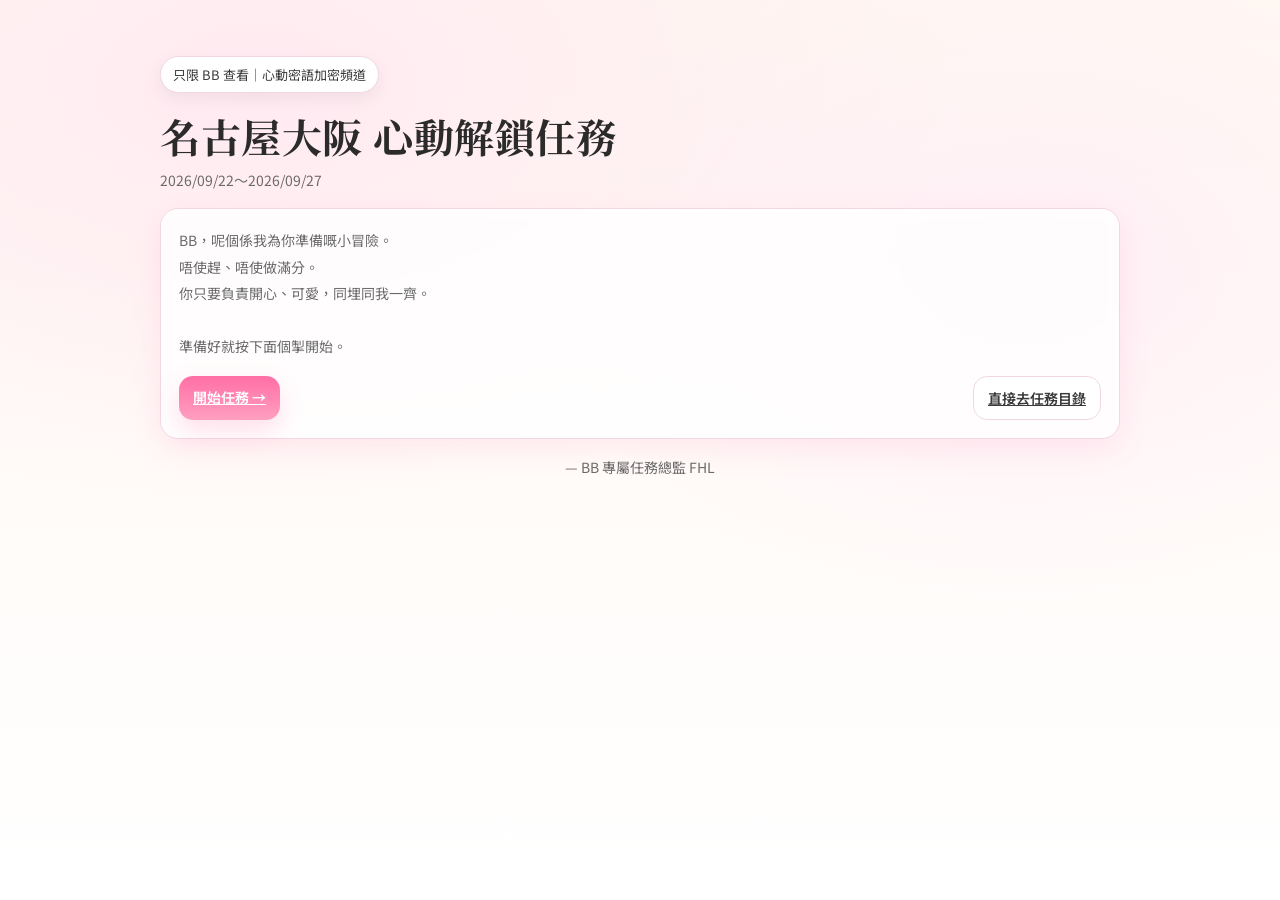
<file: index.html>
<!doctype html>
<html lang="zh-HK">
<head>
  <meta charset="utf-8" />
  <meta name="viewport" content="width=device-width,initial-scale=1" />
  <title>名古屋大阪 心動解鎖任務</title>

  <link rel="preconnect" href="https://fonts.googleapis.com">
  <link rel="preconnect" href="https://fonts.gstatic.com" crossorigin>
  <link href="https://fonts.googleapis.com/css2?family=Noto+Sans+TC:wght@400;600;700&family=Noto+Serif+TC:wght@600;700&display=swap" rel="stylesheet">
  <link rel="stylesheet" href="assets/style.css" />
</head>

<body>
  <div class="container">
    <div class="header" style="padding-top:28px;">
      <div class="badge">只限 BB 查看｜心動密語加密頻道</div>
      <div style="height:14px"></div>
      <h1 class="h1">名古屋大阪 心動解鎖任務</h1>
      <div class="sub">2026/09/22～2026/09/27</div>
    </div>

    <div class="card">
      <div class="sub" style="line-height:1.9;">
        BB，呢個係我為你準備嘅小冒險。<br>
        唔使趕、唔使做滿分。<br>
        你只要負責開心、可愛，同埋同我一齊。<br><br>
        準備好就按下面個掣開始。
      </div>

      <div style="height:16px"></div>

      <div class="row stack" style="justify-content:space-between;">
        <a class="btn btn-primary" href="missions.html">開始任務 →</a>
        <a class="btn btn-ghost" href="missions.html">直接去任務目錄</a>
      </div>
    </div>

    <div style="height:18px"></div>
    <div class="sub" style="text-align:center;">— BB 專屬任務總監 FHL</div>
  </div>
</body>
</html>
</file>
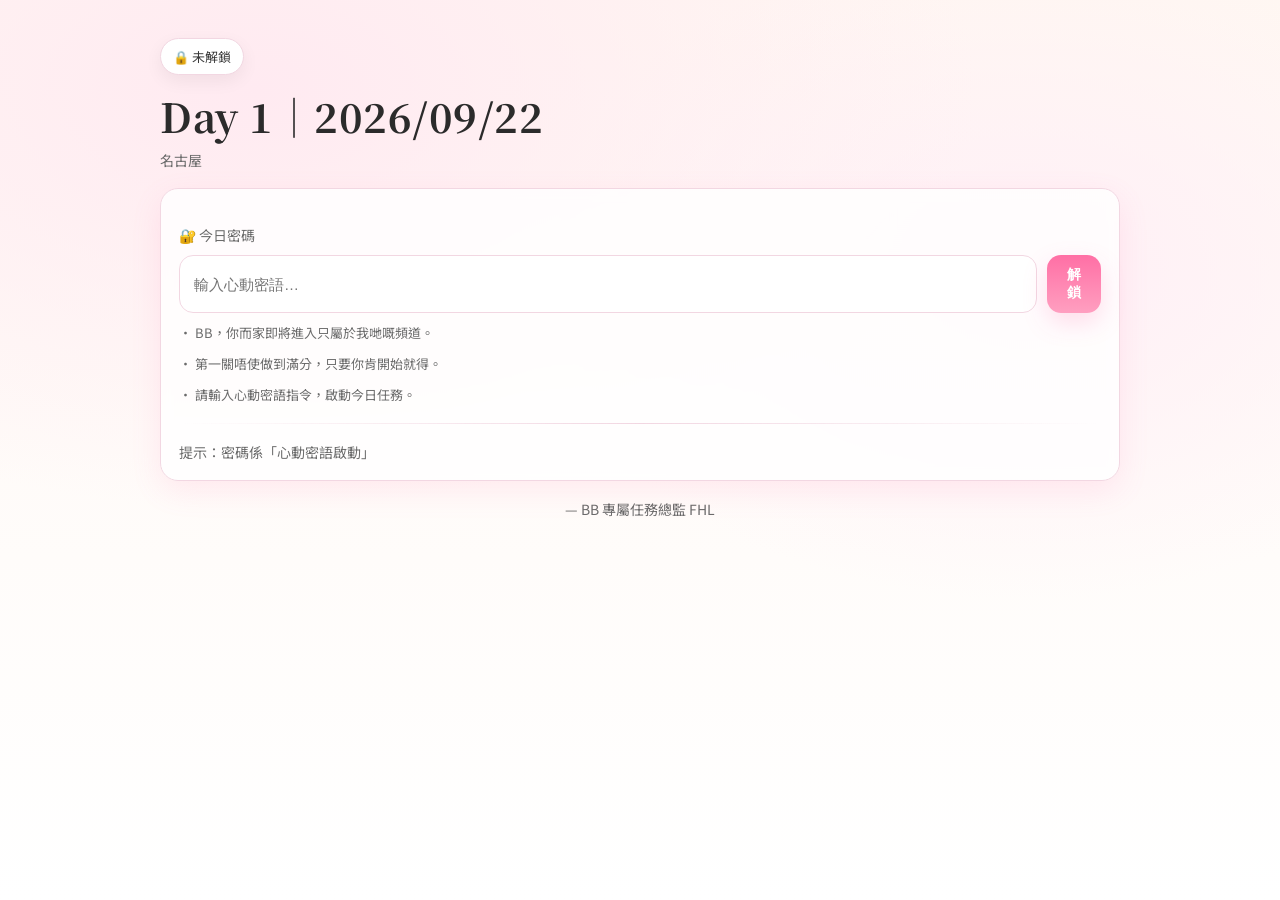
<file: day-0922.html>
<!doctype html>
<html lang="zh-HK">
<head>
  <meta charset="utf-8" />
  <meta name="viewport" content="width=device-width,initial-scale=1" />
  <title>Day 1｜2026/09/22｜心動解鎖任務</title>

  <link rel="preconnect" href="https://fonts.googleapis.com">
  <link rel="preconnect" href="https://fonts.gstatic.com" crossorigin>
  <link href="https://fonts.googleapis.com/css2?family=Noto+Sans+TC:wght@400;600;700&family=Noto+Serif+TC:wght@600;700&display=swap" rel="stylesheet">

  <link rel="stylesheet" href="assets/style.css" />
</head>

<body data-page="day" data-day="0922">
  <div class="container">
    <div class="header">
      <div class="badge" id="statusBadge">🔒 未解鎖</div>
      <div style="height:12px"></div>
      <h1 class="h1" id="dayTitle">Day 1｜2026/09/22</h1>
      <div class="sub" id="dayMeta">名古屋</div>
    </div>

    <div id="lockedPanel" class="card">
      <div class="section-title">🔐 今日密碼</div>

      <div class="row stack" style="margin-top:10px;">
        <input id="passwordInput" type="password" placeholder="輸入心動密語…" />
        <button id="unlockBtn" class="btn btn-primary">解鎖</button>
      </div>

      <div id="hintList" style="margin-top:10px;"></div>
      <div class="hr"></div>
      <div class="sub">提示：密碼係「心動密語啟動」</div>
    </div>

    <div id="unlockedPanel" style="display:none;">
      <div class="card">
        <div class="section-title">✅ 今日任務</div>
        <div class="sub">完成任務會自動保存記錄，同時會有細緻小閃光。</div>
      </div>

      <div id="missionsRoot"></div>

      <div style="height:14px"></div>
      <div class="row stack" style="justify-content:space-between;">
        <a class="btn btn-ghost" href="missions.html">← 返回任務目錄</a>
        <a class="btn btn-primary" href="day-0923.html">下一日 →</a>
      </div>
    </div>

    <div style="height:18px"></div>
    <div class="sub" style="text-align:center;">— BB 專屬任務總監 FHL</div>
  </div>

  <script src="assets/app.js"></script>
</body>
</html>
</file>
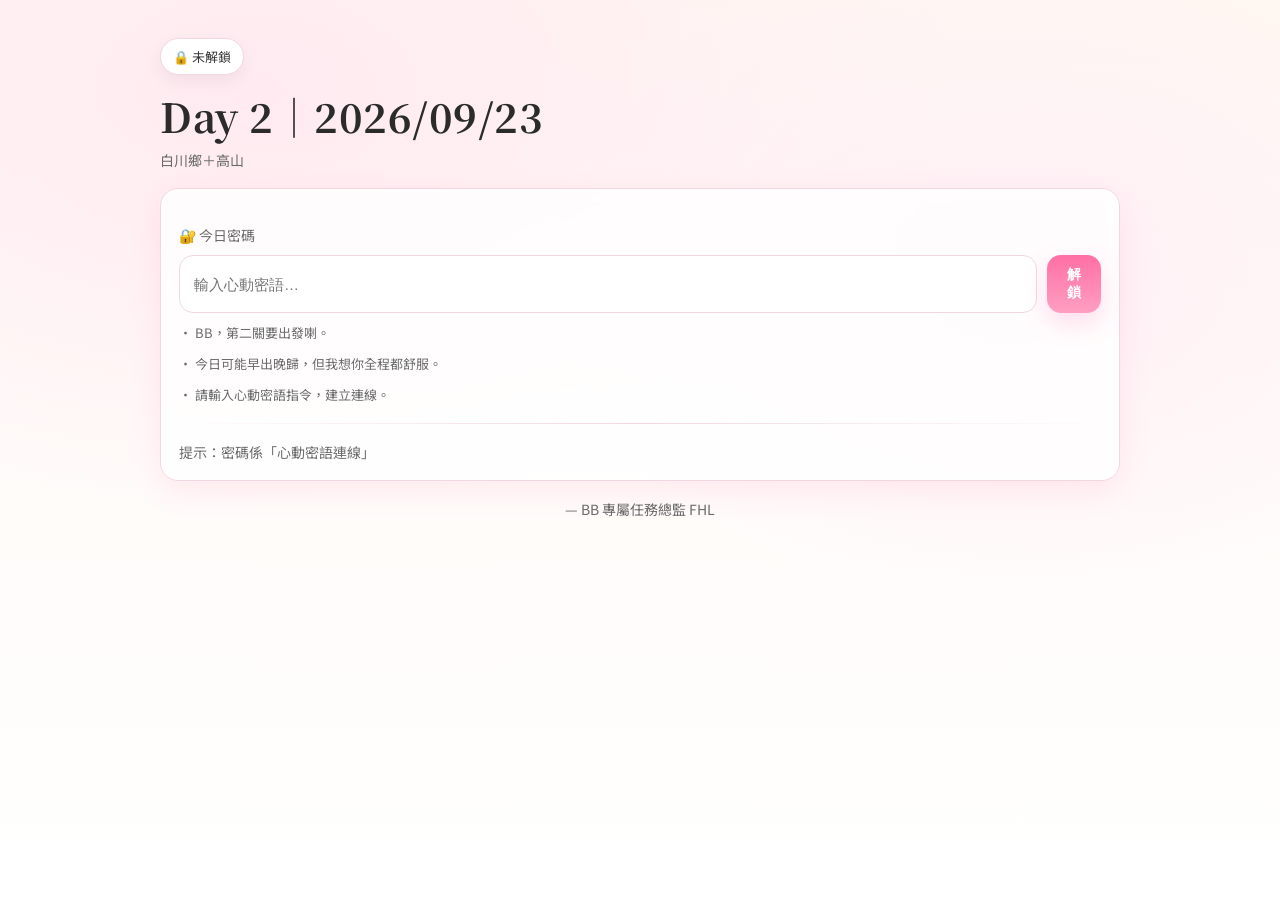
<file: day-0923.html>
<!doctype html>
<html lang="zh-HK">
<head>
  <meta charset="utf-8" />
  <meta name="viewport" content="width=device-width,initial-scale=1" />
  <title>Day 2｜2026/09/23｜心動解鎖任務</title>

  <link rel="preconnect" href="https://fonts.googleapis.com">
  <link rel="preconnect" href="https://fonts.gstatic.com" crossorigin>
  <link href="https://fonts.googleapis.com/css2?family=Noto+Sans+TC:wght@400;600;700&family=Noto+Serif+TC:wght@600;700&display=swap" rel="stylesheet">

  <link rel="stylesheet" href="assets/style.css" />
</head>

<body data-page="day" data-day="0923">
  <div class="container">
    <div class="header">
      <div class="badge" id="statusBadge">🔒 未解鎖</div>
      <div style="height:12px"></div>
      <h1 class="h1" id="dayTitle">Day 2｜2026/09/23</h1>
      <div class="sub" id="dayMeta">白川鄉＋高山</div>
      </div>

    <div id="lockedPanel" class="card">
      <div class="section-title">🔐 今日密碼</div>

      <div class="row stack" style="margin-top:10px;">
        <input id="passwordInput" type="password" placeholder="輸入心動密語…" />
        <button id="unlockBtn" class="btn btn-primary">解鎖</button>
      </div>

      <div id="hintList" style="margin-top:10px;"></div>
      <div class="hr"></div>
      <div class="sub">提示：密碼係「心動密語連線」</div>
    </div>

    <div id="unlockedPanel" style="display:none;">
      <div class="card">
        <div class="section-title">✅ 今日任務</div>
        <div class="sub">完成任務會自動保存記錄，同時會有細緻小閃光。</div>
      </div>

      <div id="missionsRoot"></div>

      <div style="height:14px"></div>
      <div class="row stack" style="justify-content:space-between;">
        <a class="btn btn-ghost" href="missions.html">← 返回任務目錄</a>
        <a class="btn btn-primary" href="day-0923.html">下一日 →</a>
      </div>
    </div>

    <div style="height:18px"></div>
    <div class="sub" style="text-align:center;">— BB 專屬任務總監 FHL</div>
  </div>

  <script src="assets/app.js"></script>
</body>
</html>
</file>
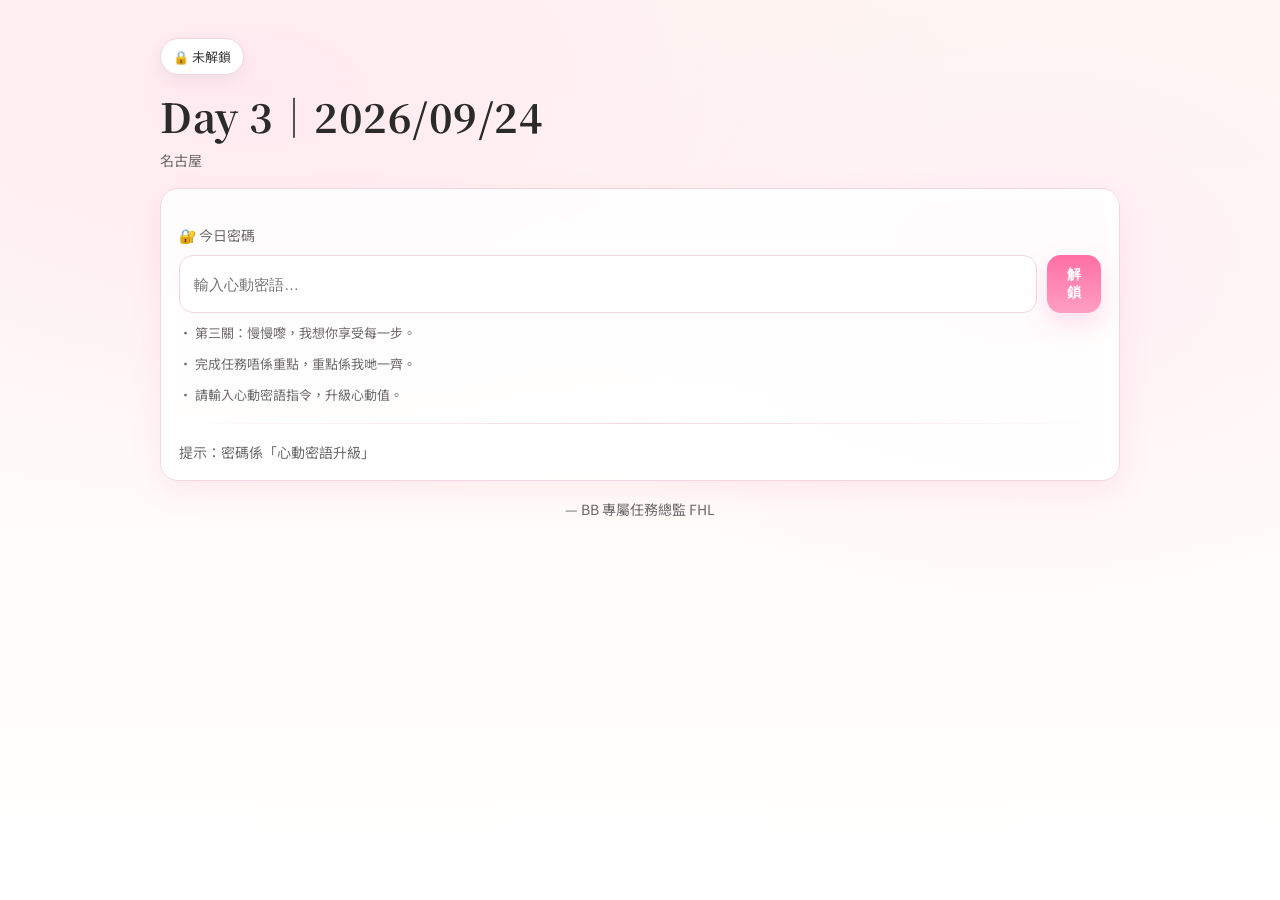
<file: day-0924.html>
<!doctype html>
<html lang="zh-HK">
<head>
  <meta charset="utf-8" />
  <meta name="viewport" content="width=device-width,initial-scale=1" />
  <title>Day 3｜2026/09/24｜心動解鎖任務</title>

  <link rel="preconnect" href="https://fonts.googleapis.com">
  <link rel="preconnect" href="https://fonts.gstatic.com" crossorigin>
  <link href="https://fonts.googleapis.com/css2?family=Noto+Sans+TC:wght@400;600;700&family=Noto+Serif+TC:wght@600;700&display=swap" rel="stylesheet">
  <link rel="stylesheet" href="assets/style.css" />
</head>

<body data-page="day" data-day="0924">
  <div class="container">
    <div class="header">
      <div class="badge" id="statusBadge">🔒 未解鎖</div>
      <div style="height:12px"></div>
      <h1 class="h1" id="dayTitle">Day 3｜2026/09/24</h1>
      <div class="sub" id="dayMeta">名古屋</div>
    </div>

    <div id="lockedPanel" class="card">
      <div class="section-title">🔐 今日密碼</div>
      <div class="row stack" style="margin-top:10px;">
        <input id="passwordInput" type="password" placeholder="輸入心動密語…" />
        <button id="unlockBtn" class="btn btn-primary">解鎖</button>
      </div>
      <div id="hintList" style="margin-top:10px;"></div>
      <div class="hr"></div>
      <div class="sub">提示：密碼係「心動密語升級」</div>
    </div>

    <div id="unlockedPanel" style="display:none;">
      <div class="card">
        <div class="section-title">✅ 今日任務</div>
        <div class="sub">完成任務會自動保存記錄，同時會有細緻小閃光。</div>
      </div>

      <div id="missionsRoot"></div>

      <div style="height:14px"></div>
      <div class="row stack" style="justify-content:space-between;">
        <a class="btn btn-ghost" href="missions.html">← 返回任務目錄</a>
        <a class="btn btn-primary" href="day-0925.html">下一日 →</a>
      </div>
    </div>

    <div style="height:18px"></div>
    <div class="sub" style="text-align:center;">— BB 專屬任務總監 FHL</div>
  </div>

  <script src="assets/app.js"></script>
</body>
</html>
</file>
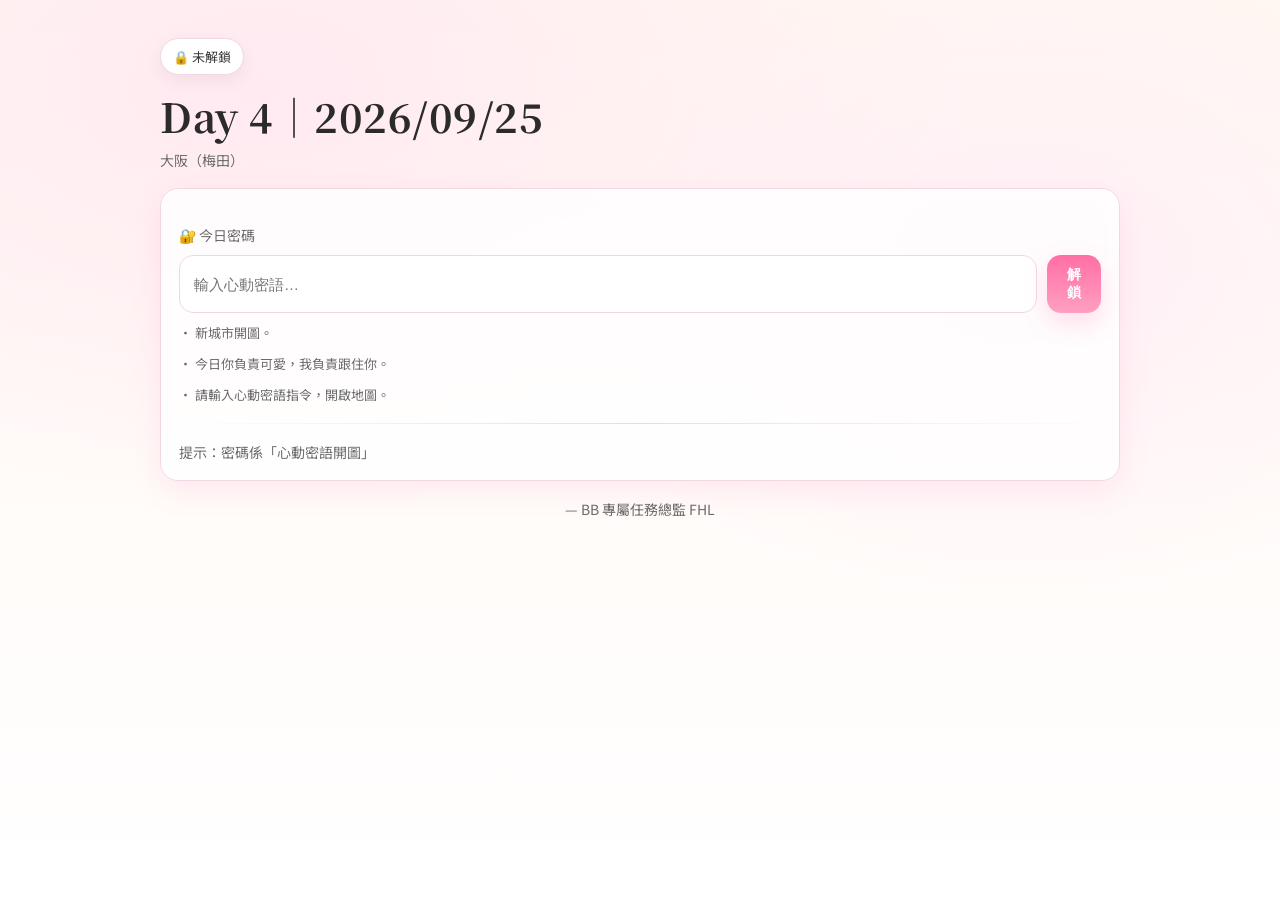
<file: day-0925.html>
<!doctype html>
<html lang="zh-HK">
<head>
  <meta charset="utf-8" />
  <meta name="viewport" content="width=device-width,initial-scale=1" />
  <title>Day 4｜2026/09/25｜心動解鎖任務</title>

  <link rel="preconnect" href="https://fonts.googleapis.com">
  <link rel="preconnect" href="https://fonts.gstatic.com" crossorigin>
  <link href="https://fonts.googleapis.com/css2?family=Noto+Sans+TC:wght@400;600;700&family=Noto+Serif+TC:wght@600;700&display=swap" rel="stylesheet">
  <link rel="stylesheet" href="assets/style.css" />
</head>

<body data-page="day" data-day="0925">
  <div class="container">
    <div class="header">
      <div class="badge" id="statusBadge">🔒 未解鎖</div>
      <div style="height:12px"></div>
      <h1 class="h1" id="dayTitle">Day 4｜2026/09/25</h1>
      <div class="sub" id="dayMeta">大阪（梅田）</div>
    </div>

    <div id="lockedPanel" class="card">
      <div class="section-title">🔐 今日密碼</div>
      <div class="row stack" style="margin-top:10px;">
        <input id="passwordInput" type="password" placeholder="輸入心動密語…" />
        <button id="unlockBtn" class="btn btn-primary">解鎖</button>
      </div>
      <div id="hintList" style="margin-top:10px;"></div>
      <div class="hr"></div>
      <div class="sub">提示：密碼係「心動密語開圖」</div>
    </div>

    <div id="unlockedPanel" style="display:none;">
      <div class="card">
        <div class="section-title">✅ 今日任務</div>
        <div class="sub">完成任務會自動保存記錄，同時會有細緻小閃光。</div>
      </div>

      <div id="missionsRoot"></div>

      <div style="height:14px"></div>
      <div class="row stack" style="justify-content:space-between;">
        <a class="btn btn-ghost" href="missions.html">← 返回任務目錄</a>
        <a class="btn btn-primary" href="day-0926.html">下一日 →</a>
      </div>
    </div>

    <div style="height:18px"></div>
    <div class="sub" style="text-align:center;">— BB 專屬任務總監 FHL</div>
  </div>

  <script src="assets/app.js"></script>
</body>
</html>
</file>
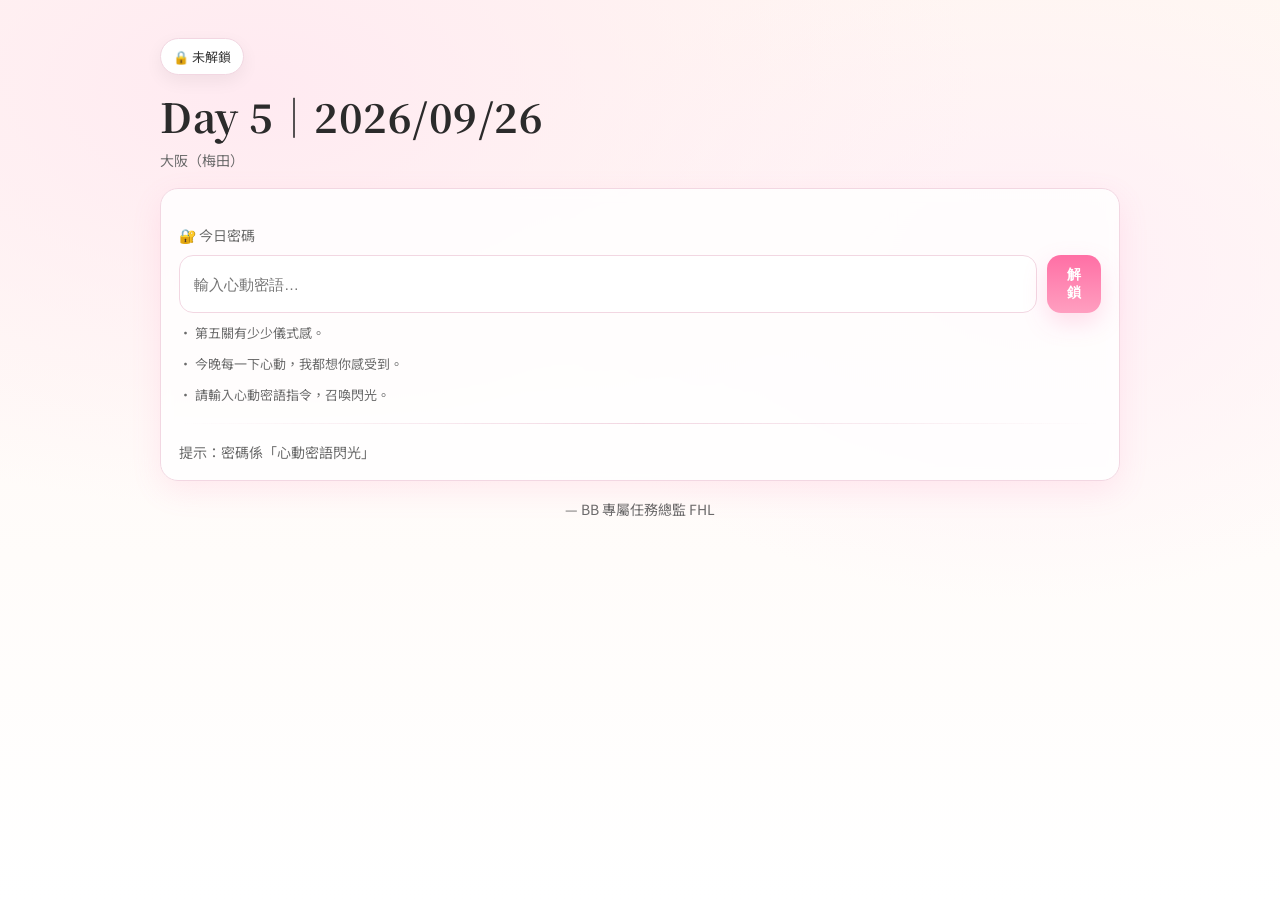
<file: day-0926.html>
<!doctype html>
<html lang="zh-HK">
<head>
  <meta charset="utf-8" />
  <meta name="viewport" content="width=device-width,initial-scale=1" />
  <title>Day 5｜2026/09/26｜心動解鎖任務</title>

  <link rel="preconnect" href="https://fonts.googleapis.com">
  <link rel="preconnect" href="https://fonts.gstatic.com" crossorigin>
  <link href="https://fonts.googleapis.com/css2?family=Noto+Sans+TC:wght@400;600;700&family=Noto+Serif+TC:wght@600;700&display=swap" rel="stylesheet">
  <link rel="stylesheet" href="assets/style.css" />
</head>

<body data-page="day" data-day="0926">
  <div class="container">
    <div class="header">
      <div class="badge" id="statusBadge">🔒 未解鎖</div>
      <div style="height:12px"></div>
      <h1 class="h1" id="dayTitle">Day 5｜2026/09/26</h1>
      <div class="sub" id="dayMeta">大阪（梅田）</div>
    </div>

    <div id="lockedPanel" class="card">
      <div class="section-title">🔐 今日密碼</div>
      <div class="row stack" style="margin-top:10px;">
        <input id="passwordInput" type="password" placeholder="輸入心動密語…" />
        <button id="unlockBtn" class="btn btn-primary">解鎖</button>
      </div>
      <div id="hintList" style="margin-top:10px;"></div>
      <div class="hr"></div>
      <div class="sub">提示：密碼係「心動密語閃光」</div>
    </div>

    <div id="unlockedPanel" style="display:none;">
      <div class="card">
        <div class="section-title">✅ 今日任務</div>
        <div class="sub">完成任務會自動保存記錄，同時會有細緻小閃光。</div>
      </div>

      <div id="missionsRoot"></div>

      <div style="height:14px"></div>
      <div class="row stack" style="justify-content:space-between;">
        <a class="btn btn-ghost" href="missions.html">← 返回任務目錄</a>
        <a class="btn btn-primary" href="day-0927.html">下一日 →</a>
      </div>
    </div>

    <div style="height:18px"></div>
    <div class="sub" style="text-align:center;">— BB 專屬任務總監 FHL</div>
  </div>

  <script src="assets/app.js"></script>
</body>
</html>
</file>
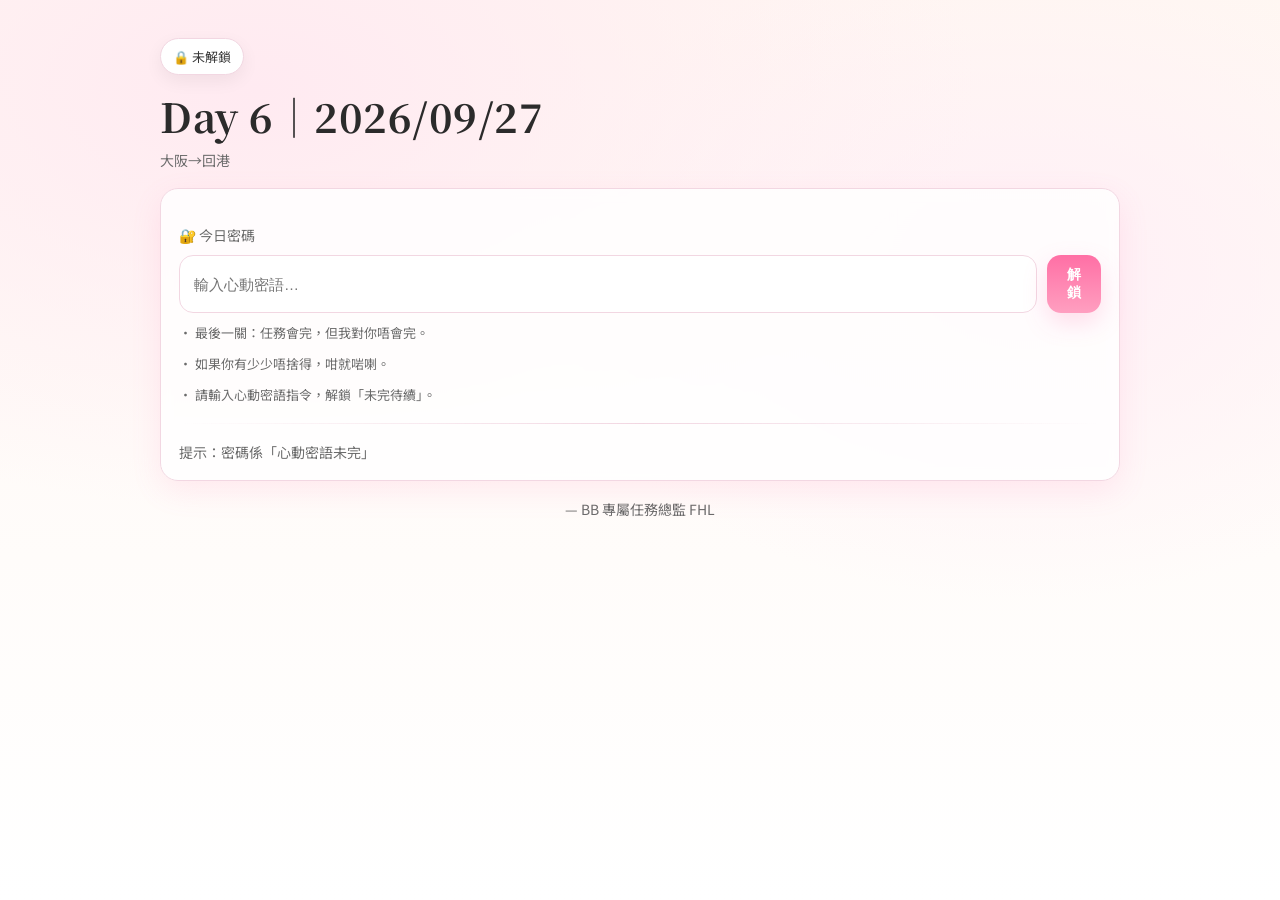
<file: day-0927.html>
<!doctype html>
<html lang="zh-HK">
<head>
  <meta charset="utf-8" />
  <meta name="viewport" content="width=device-width,initial-scale=1" />
  <title>Day 6｜2026/09/27｜心動解鎖任務</title>

  <link rel="preconnect" href="https://fonts.googleapis.com">
  <link rel="preconnect" href="https://fonts.gstatic.com" crossorigin>
  <link href="https://fonts.googleapis.com/css2?family=Noto+Sans+TC:wght@400;600;700&family=Noto+Serif+TC:wght@600;700&display=swap" rel="stylesheet">
  <link rel="stylesheet" href="assets/style.css" />
</head>

<body data-page="day" data-day="0927">
  <div class="container">
    <div class="header">
      <div class="badge" id="statusBadge">🔒 未解鎖</div>
      <div style="height:12px"></div>
      <h1 class="h1" id="dayTitle">Day 6｜2026/09/27</h1>
      <div class="sub" id="dayMeta">大阪→回港</div>
    </div>

    <div id="lockedPanel" class="card">
      <div class="section-title">🔐 今日密碼</div>
      <div class="row stack" style="margin-top:10px;">
        <input id="passwordInput" type="password" placeholder="輸入心動密語…" />
        <button id="unlockBtn" class="btn btn-primary">解鎖</button>
      </div>
      <div id="hintList" style="margin-top:10px;"></div>
      <div class="hr"></div>
      <div class="sub">提示：密碼係「心動密語未完」</div>
    </div>

    <div id="unlockedPanel" style="display:none;">
      <div class="card">
        <div class="section-title">✅ 今日任務</div>
        <div class="sub">完成任務會自動保存記錄，同時會有細緻小閃光。</div>
      </div>

      <div id="missionsRoot"></div>

      <div style="height:14px"></div>
      <div class="row stack" style="justify-content:space-between;">
        <a class="btn btn-ghost" href="missions.html">← 返回任務目錄</a>
        <a class="btn btn-primary" href="missions.html">回到目錄 →</a>
      </div>
    </div>

    <div style="height:18px"></div>
    <div class="sub" style="text-align:center;">— BB 專屬任務總監 FHL</div>
  </div>

  <script src="assets/app.js"></script>
</body>
</html>
</file>
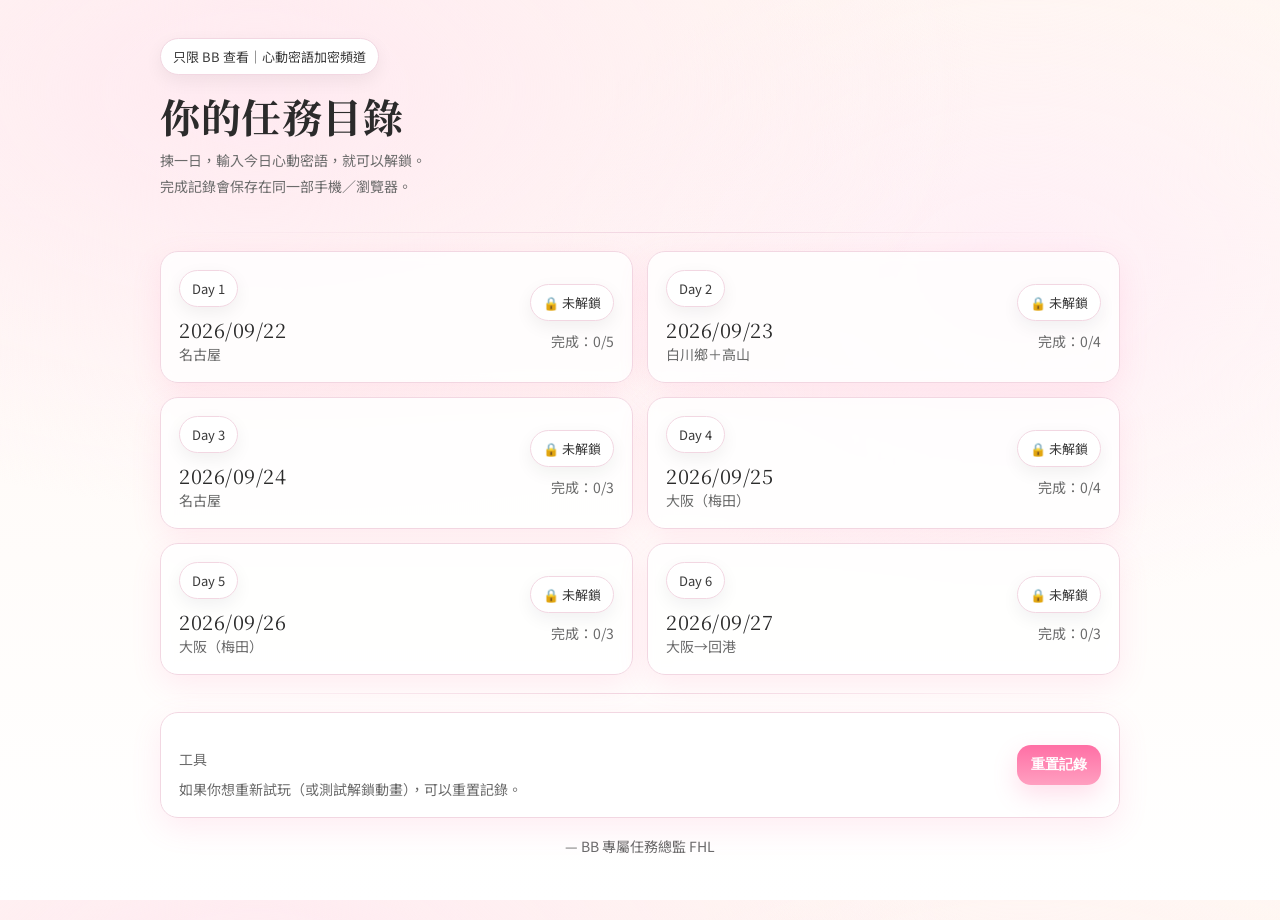
<file: missions.html>
<!doctype html>
<html lang="zh-HK">
<head>
  <meta charset="utf-8" />
  <meta name="viewport" content="width=device-width,initial-scale=1" />
  <title>任務目錄｜名古屋大阪 心動解鎖任務</title>

  <link rel="preconnect" href="https://fonts.googleapis.com">
  <link rel="preconnect" href="https://fonts.gstatic.com" crossorigin>
  <link href="https://fonts.googleapis.com/css2?family=Noto+Sans+TC:wght@400;600;700&family=Noto+Serif+TC:wght@600;700&display=swap" rel="stylesheet">

  <link rel="stylesheet" href="assets/style.css" />
</head>
<body data-page="missions">
  <div class="container">
    <div class="header">
      <div class="badge">只限 BB 查看｜心動密語加密頻道</div>
      <div style="height:12px"></div>
      <h1 class="h1">你的任務目錄</h1>
      <div class="sub">揀一日，輸入今日心動密語，就可以解鎖。</div>
      <div class="sub" style="margin-top:6px;">完成記錄會保存在同一部手機／瀏覽器。</div>
    </div>

    <div class="hr"></div>

    <div id="daysRoot" class="grid two"></div>

    <div class="hr"></div>

    <div class="card">
      <div class="row stack" style="justify-content:space-between;">
        <div>
          <div class="section-title">工具</div>
          <div class="sub">如果你想重新試玩（或測試解鎖動畫），可以重置記錄。</div>
        </div>
        <div class="row" style="justify-content:flex-end;">
          <button id="resetBtn" class="btn btn-primary">重置記錄</button>
        </div>
      </div>
    </div>

    <div style="height:18px"></div>
    <div class="sub" style="text-align:center;">— BB 專屬任務總監 FHL</div>
  </div>

  <script src="assets/app.js"></script>
</body>
</html>
</file>
<file: assets/style.css>
:root{
  --bg1:#FFF7F2;
  --bg2:#FFEAF1;
  --card:#FFFFFFCC;
  --text:#2B2B2B;
  --muted:#6B6B6B;
  --pink:#FF6FA5;
  --pink2:#FF9FC0;
  --gold:#E8C7A1;
  --line:#F2D7E2;
  --shadow: 0 10px 30px rgba(255,111,165,.12);
  --shadow2: 0 6px 18px rgba(0,0,0,.06);
  --radius: 18px;
}

*{ box-sizing:border-box; }
html,body{ height:100%; }
body{
  margin:0;
  font-family: "Noto Sans TC", system-ui, -apple-system, "PingFang TC", "Microsoft JhengHei", sans-serif;
  color:var(--text);
  background: radial-gradient(1200px 700px at 20% 10%, var(--bg2), transparent 60%),
              radial-gradient(900px 600px at 80% 30%, #FFEFF6, transparent 55%),
              linear-gradient(180deg, var(--bg1), #ffffff);
}

.container{
  width:min(960px, 92vw);
  margin:0 auto;
  padding:28px 0 64px;
}

.header{
  padding:10px 0 18px;
}
.h1{
  font-family:"Noto Serif TC", "Noto Sans TC", serif;
  font-size: clamp(26px, 4vw, 40px);
  margin:0 0 6px;
  letter-spacing:.5px;
}
.sub{
  color:var(--muted);
  font-size:14px;
}

.badge{
  display:inline-flex;
  align-items:center;
  gap:8px;
  padding:8px 12px;
  border:1px solid var(--line);
  background: #fff;
  border-radius:999px;
  box-shadow: var(--shadow2);
  font-size:13px;
  color:#3a3a3a;
}

.card{
  background:var(--card);
  border:1px solid var(--line);
  border-radius:var(--radius);
  box-shadow: var(--shadow);
  padding:18px;
  backdrop-filter: blur(6px);
}

.grid{
  display:grid;
  grid-template-columns: 1fr;
  gap:14px;
}
@media (min-width: 860px){
  .grid.two{ grid-template-columns: 1fr 1fr; }
}

.section-title{
  margin:18px 0 10px;
  font-size:14px;
  color:var(--muted);
}

.hr{
  height:1px;
  background: linear-gradient(90deg, transparent, var(--line), transparent);
  margin:18px 0;
}

input[type="password"], input[type="text"]{
  width:100%;
  padding:12px 14px;
  border-radius:14px;
  border:1px solid var(--line);
  outline:none;
  font-size:15px;
  background:#fff;
}
input:focus{
  border-color: rgba(255,111,165,.55);
  box-shadow: 0 0 0 4px rgba(255,111,165,.12);
}
.btn{
  appearance:none;
  border:0;
  cursor:pointer;
  padding:11px 14px;
  border-radius:14px;
  font-weight:600;
  font-size:14px;
  transition: transform .08s ease, box-shadow .18s ease, filter .18s ease;
  user-select:none;
}
.btn:active{ transform: translateY(1px) scale(.99); }

.btn-primary{
  background: linear-gradient(180deg, var(--pink), var(--pink2));
  color:white;
  box-shadow: 0 10px 24px rgba(255,111,165,.22);
}
.btn-primary:hover{ filter: brightness(1.02); }

.btn-ghost{
  background: #fff;
  color: #3a3a3a;
  border:1px solid var(--line);
}

.row{
  display:flex;
  gap:10px;
  align-items:center;
}
.row.stack{
  flex-direction:column;
  align-items:stretch;
}
@media (min-width: 720px){
  .row.stack{ flex-direction:row; }
}

.hint{
  margin:10px 0 0;
  color:var(--muted);
  font-size:13px;
  line-height:1.6;
}

.mission{
  display:flex;
  gap:12px;
  align-items:flex-start;
  padding:14px;
  border-radius:16px;
  border:1px solid var(--line);
  background:#fff;
  box-shadow: 0 8px 18px rgba(0,0,0,.04);
  position:relative;
  overflow:hidden;
}

.tag{
  font-size:12px;
  padding:4px 10px;
  border-radius:999px;
  border:1px solid var(--line);
  color:#5a5a5a;
  background:#fff;
}

.tag.main{
  border-color: rgba(255,111,165,.35);
  color: #b21452;
  background: rgba(255,111,165,.08);
}
.tag.side{
  border-color: rgba(232,199,161,.55);
  color: #8a5b2d;
  background: rgba(232,199,161,.16);
}

.mission h3{
  margin:0 0 6px;
  font-size:15px;
}
.mission p{
  margin:0;
  color:#555;
  font-size:13.5px;
  line-height:1.6;
}

.mission .actions{
  margin-left:auto;
  display:flex;
  flex-direction:column;
  gap:8px;
  align-items:flex-end;
  min-width:110px;
}

.done{
  opacity:.72;
}
.done h3{
  text-decoration: line-through;
  text-decoration-thickness: 2px;
  text-decoration-color: rgba(255,111,165,.35);
}

.pop{
  animation: pop .18s ease-out;
}
@keyframes pop{
  from{ transform: scale(.98); }
  to{ transform: scale(1); }
}
/* Toast */
.toast{
  position: fixed;
  left:50%;
  bottom:22px;
  transform: translateX(-50%);
  background:#fff;
  border:1px solid var(--line);
  box-shadow: var(--shadow2);
  border-radius: 999px;
  padding:10px 14px;
  font-size:13px;
  color:#333;
  display:none;
  gap:10px;
  align-items:center;
  z-index:9999;
}
.toast.show{
  display:flex;
  animation: toastIn .22s ease-out;
}
@keyframes toastIn{
  from{ transform: translateX(-50%) translateY(8px); opacity:0; }
  to{ transform: translateX(-50%) translateY(0); opacity:1; }
}

/* Sparkles canvas layer */
.sparkles-layer{
  position: fixed;
  inset: 0;
  pointer-events:none;
  z-index: 9998;
}
</file>
